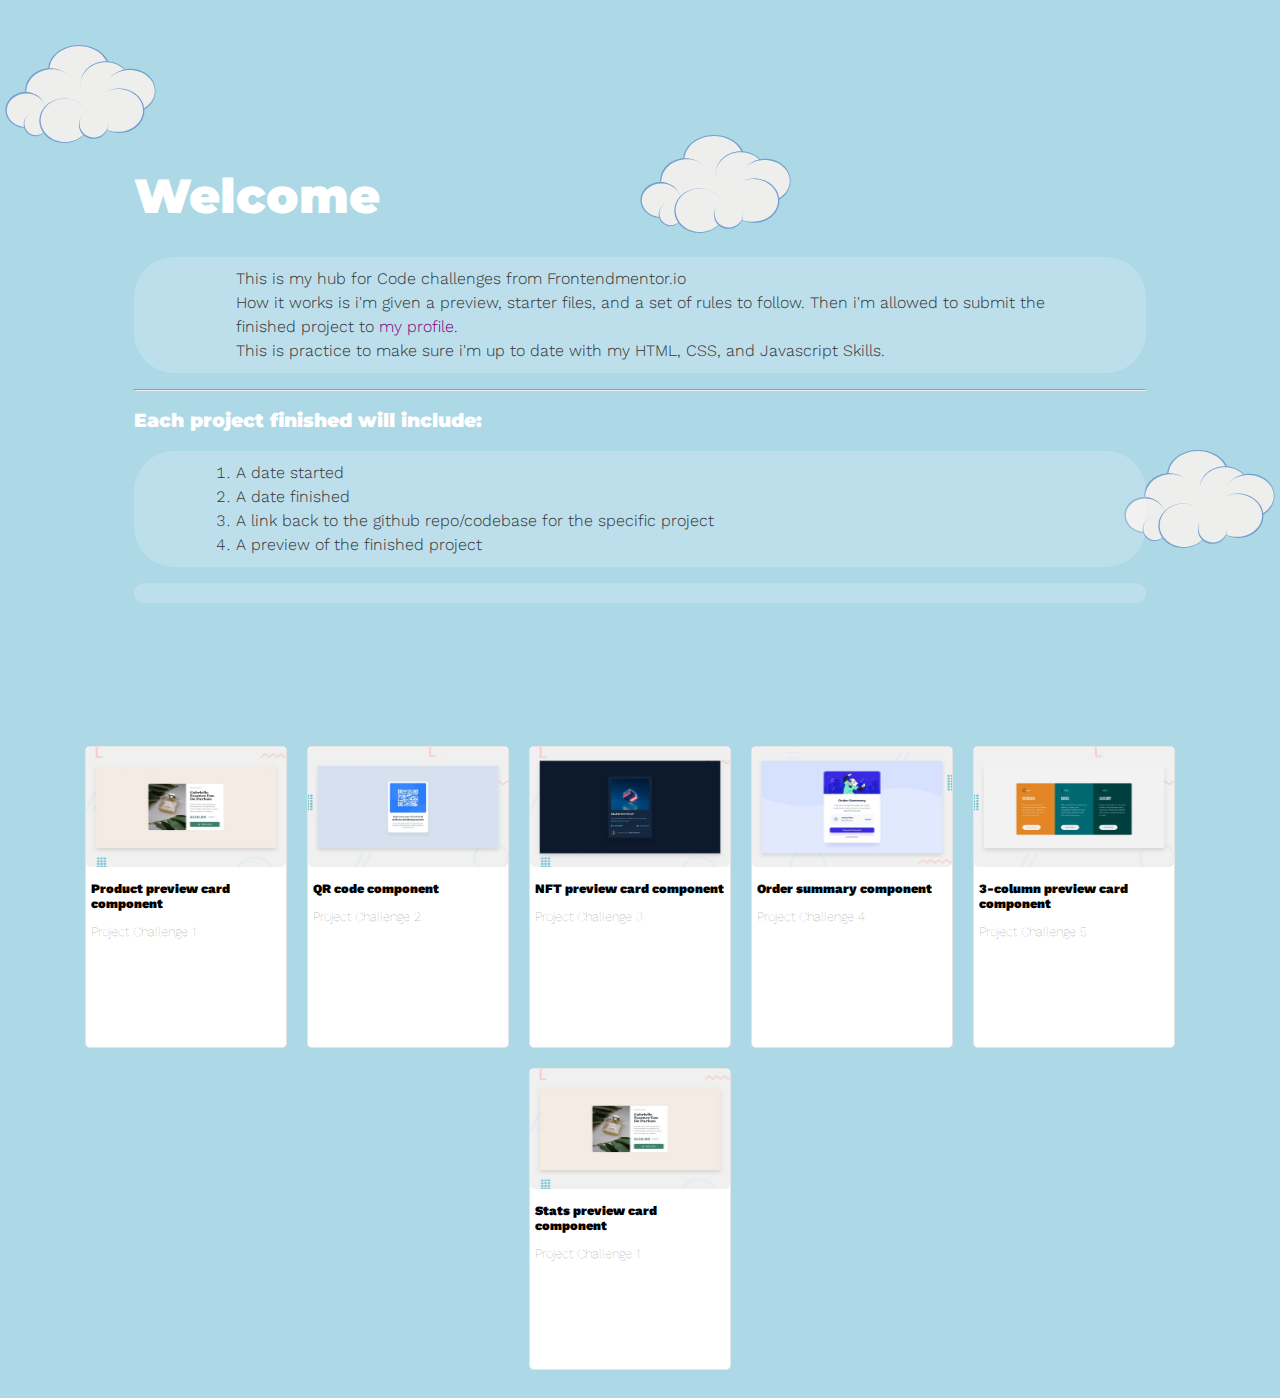
<file: index.html>
<!DOCTYPE html>
<html lang="en">
<head>
    <meta charset="UTF-8">
    <meta http-equiv="X-UA-Compatible" content="IE=edge">
    <meta name="viewport" content="width=device-width, initial-scale=1.0">
    <title>Frontend Mentor Code Challenges | The Loner Coder</title>

    <link href="https://fonts.googleapis.com/css?family=Montserrat:900|Work+Sans:300" rel="stylesheet">
    <link rel="stylesheet" href="/app.css">
</head>
<body>
    <header>
        <img src="./imgs/Cartoon_cloud.svg" alt="clouds" srcset="" id="cloud1" class="clouds">
        <img src="./imgs/Cartoon_cloud.svg" alt="clouds" srcset="" id="cloud2" class="clouds">
        <img src="./imgs/Cartoon_cloud.svg" alt="clouds" srcset="" id="cloud3" class="clouds">
        <h1 id="welcome">Welcome</h1>
        <p>This is my hub for Code challenges from Frontendmentor.io <br>
        How it works is i'm given a preview, starter files, and a set of rules to follow. Then i'm allowed to submit the finished project to <a href="https://www.frontendmentor.io/profile/TheLonerCoder" target="_blank">my profile.</a> <br>
        This is practice to make sure i'm up to date with my HTML, CSS, and Javascript Skills. </p>
            
            <hr/>
            
            <h3>
                Each project finished will include:
            </h3>

            <ol>
                <li>A date started</li>
                <li>A date finished</li>
                <li>A link back to the github repo/codebase for the specific project</li>
                <li>A preview of the finished project</li>
            </ol>
        </p>
    </header>

    <section id="cardSection">        
        <article>
            <a href="./product-preview-card-component-main/product-preview-card-component-main/index.html" target="_blank">
                <div class="projects">
                    <!-- <img src="https://placeimg.com/200/120/any"> -->
                    <img src="imgs/1.webp" class="previews">
                    <h2>Product preview card component</h2>
                    <h3>Project Challenge 1</h3>
                </div>
            </a>
        </article>
        <article>
            <a href="./qr-code-component-main/index.html" target="_blank">
                <div class="projects">
                    <img src="imgs/2.webp" class="previews">
                    <h2>QR code component</h2>
                    <h3>Project Challenge 2</h3>
                </div>
            </a>
        </article>
        <article>
            <a href="./nft-preview-card-component-main/nft-preview-card-component-main/index.html" target="_blank">
                <div class="projects">
                    <img src="imgs/3.webp" class="previews">
                    <h2>NFT preview card component</h2>
                    <h3>Project Challenge 3</h3>
                </div>
            </a>
        </article>
        <article>
            <a href="./order-summary-component-main/index.html" target="_blank">
                <div class="projects">
                    <img src="imgs/4.webp" class="previews">
                    <h2>Order summary component</h2>
                    <h3>Project Challenge 4</h3>
                </div>
            </a>
        </article>
        <article>
            <a href="./3-column-preview-card-component-main/index.html" target="_blank">
                <div class="projects">
                    <img src="imgs/5.webp" class="previews">
                    <h2>3-column preview card component</h2>
                    <h3>Project Challenge 5</h3>
                </div>
            </a>
        </article>
        <article>
            <a href="./stats-preview-card-component-main/index.html" target="_blank">
                <div class="projects">
                    <img src="imgs/1.webp" class="previews">
                    <h2>Stats preview card component</h2>
                    <h3>Project Challenge 1</h3>
                </div>
            </a>
        </article>
    </section>
</body>
</html>
</file>
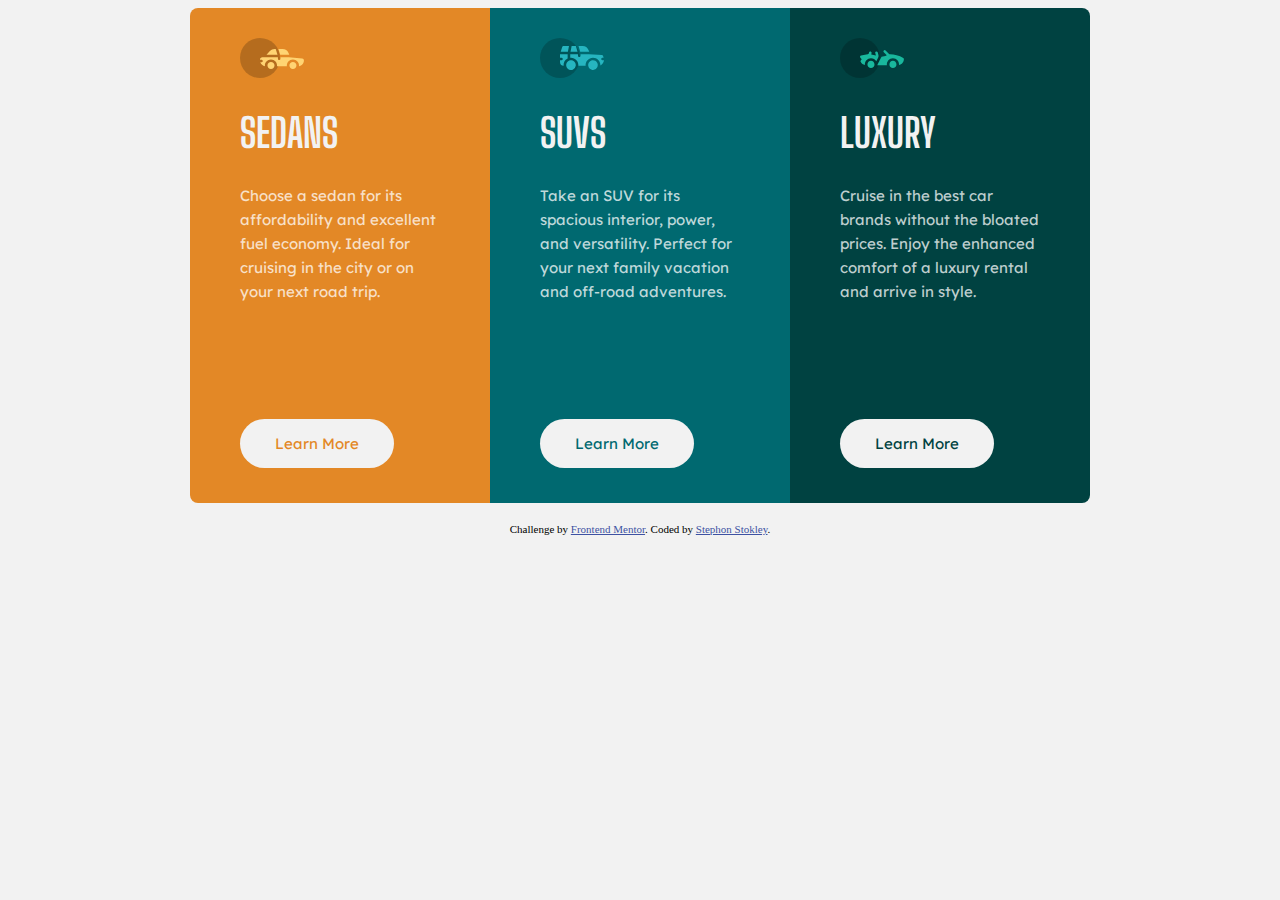
<file: 3-column-preview-card-component-main/index.html>
<!DOCTYPE html>
<html lang="en">
<head>
  <meta charset="UTF-8">
  <meta name="viewport" content="width=device-width, initial-scale=1.0"> <!-- displays site properly based on user's device -->

  <link rel="icon" type="image/png" sizes="32x32" href="./images/favicon-32x32.png">
  
  <title>Frontend Mentor | 3-column preview card component</title>

  <!-- Feel free to remove these styles or customise in your own stylesheet 👍 -->
  <link rel="stylesheet" href="style.css">

  <style>
    .attribution { font-size: 11px; text-align: center; }
    .attribution a { color: hsl(228, 45%, 44%); }
  </style>
</head>
<body>
  <div id="flexDiv">
    <div id="box1">
      <img src="./images/icon-sedans.svg" alt="sedans">
      <h1>
        Sedans
      </h1>
      <p>
        Choose a sedan for its affordability and excellent fuel economy. Ideal for cruising in the city or on your next road trip.
      </p>
      <button class="learnButton">Learn More</button>
    </div>

    <div id="box2">
      <img src="./images/icon-suvs.svg" alt="suvs">
      <h1>
        SUVs
      </h1>
      <p>
        Take an SUV for its spacious interior, power, and versatility. Perfect for your next family vacation and off-road adventures.
      </p>
      <button class="learnButton">Learn More</button>
    </div>

    <div id="box3">
      <img src="./images/icon-luxury.svg" alt="luxury">
      <h1>
        Luxury    
      </h1>
      <p>
        Cruise in the best car brands without the bloated prices. Enjoy the enhanced comfort of a luxury rental and arrive in style.      
      </p>
      <button class="learnButton">Learn More</button>
    </div>
  </div>
    
  <div class="attribution">
    Challenge by <a href="https://www.frontendmentor.io?ref=challenge" target="_blank">Frontend Mentor</a>. 
    Coded by <a href="#">Stephon Stokley</a>.
  </div>
</body>
</html>
</file>
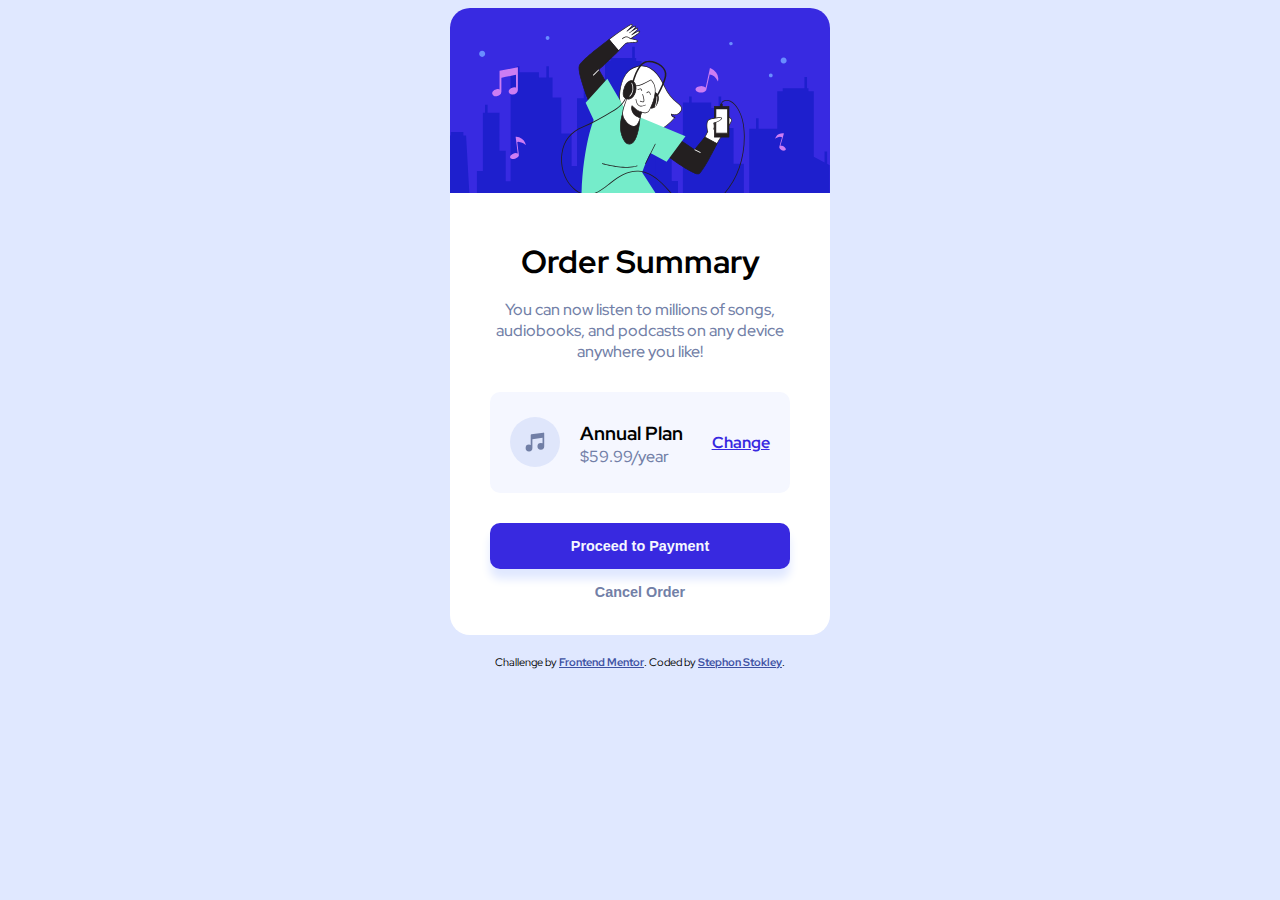
<file: order-summary-component-main/index.html>
<!DOCTYPE html>
<html lang="en">
<head>
  <meta charset="UTF-8">
  <meta name="viewport" content="width=device-width, initial-scale=1.0"> <!-- displays site properly based on user's device -->

  <link rel="icon" type="image/png" sizes="32x32" href="./images/favicon-32x32.png">
  
  <title>Frontend Mentor | Order summary card</title>

  <!-- Feel free to remove these styles or customise in your own stylesheet 👍 -->
  <link rel="stylesheet" href="style.css">


  <style>
    .attribution { font-size: 11px; text-align: center; }
    .attribution a { color: hsl(228, 45%, 44%); }
  </style>
</head>
<body>

  <div id="mainDiv">
    <img src="./images/illustration-hero.svg" alt="hero" id="hero">

    <div id="flexDiv">
      <h1 id="summary">
        Order Summary
      </h1>

      <p id="description">
        You can now listen to millions of songs, audiobooks, and podcasts on any 
        device anywhere you like!
      </p>

      <div id="planDiv">
        <div id="plan1">
          <img src="./images/icon-music.svg" alt="music">

          <div id="plan2">
            <h3>
              Annual Plan
            </h3>
            <p>
              $59.99/year
            </p>
          </div>
        </div>

        <a id="change">
          Change
        </a>
      </div>

      <button id="payment">
        Proceed to Payment    
      </button>
      <button id="cancel">
        Cancel Order
      </button>
    </div>
  </div>
  <div class="attribution">
    Challenge by <a href="https://www.frontendmentor.io?ref=challenge" target="_blank">Frontend Mentor</a>. 
    Coded by <a href="#">Stephon Stokley</a>.
  </div>
</body>
</html>
</file>
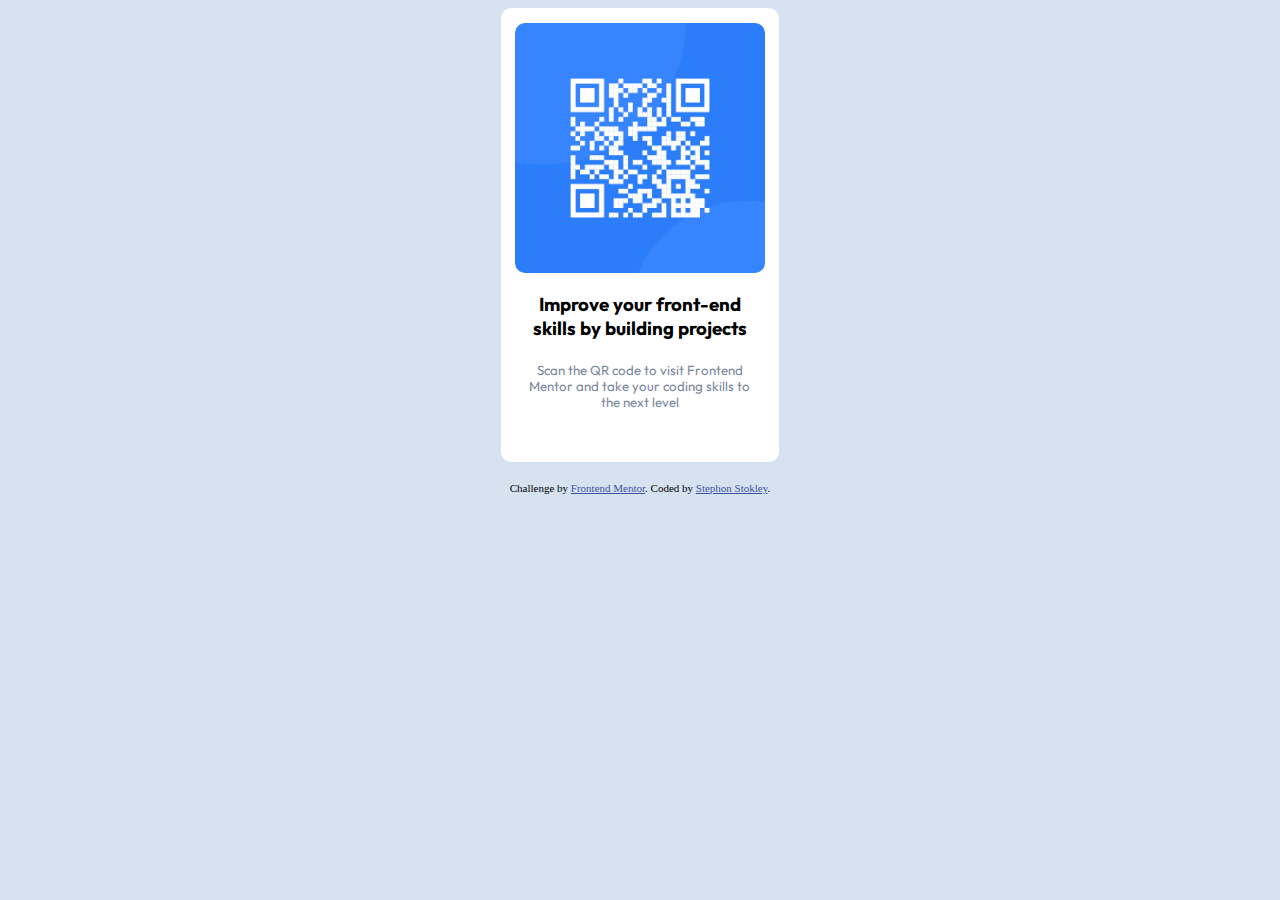
<file: qr-code-component-main/index.html>
<!DOCTYPE html>
<html lang="en">
<head>
  <meta charset="UTF-8">
  <meta name="viewport" content="width=device-width, initial-scale=1.0"> <!-- displays site properly based on user's device -->

  <link rel="icon" type="image/png" sizes="32x32" href="./images/favicon-32x32.png">
  
  <title>Frontend Mentor | QR code component</title>

  <!-- Feel free to remove these styles or customise in your own stylesheet 👍 -->
  <link rel="stylesheet" href="styles.css">

  <style>
    .attribution { font-size: 11px; text-align: center; }
    .attribution a { color: hsl(228, 45%, 44%); }
  </style>
</head>
<body>

  <div
  id="mainBox">
    <img src="./images/image-qr-code.png" alt="Qq_Code">

    <h3 id="para1">
      Improve your front-end <br> skills by building projects      
    </h3>
    <h5 id="para2">
      Scan the QR code to visit Frontend Mentor and take your coding skills to the next level
    </h5>
  </div>


  
  <div class="attribution">
    Challenge by <a href="https://www.frontendmentor.io?ref=challenge" target="_blank">Frontend Mentor</a>. 
    Coded by <a href="#">Stephon Stokley</a>.
  </div>
</body>
</html>
</file>
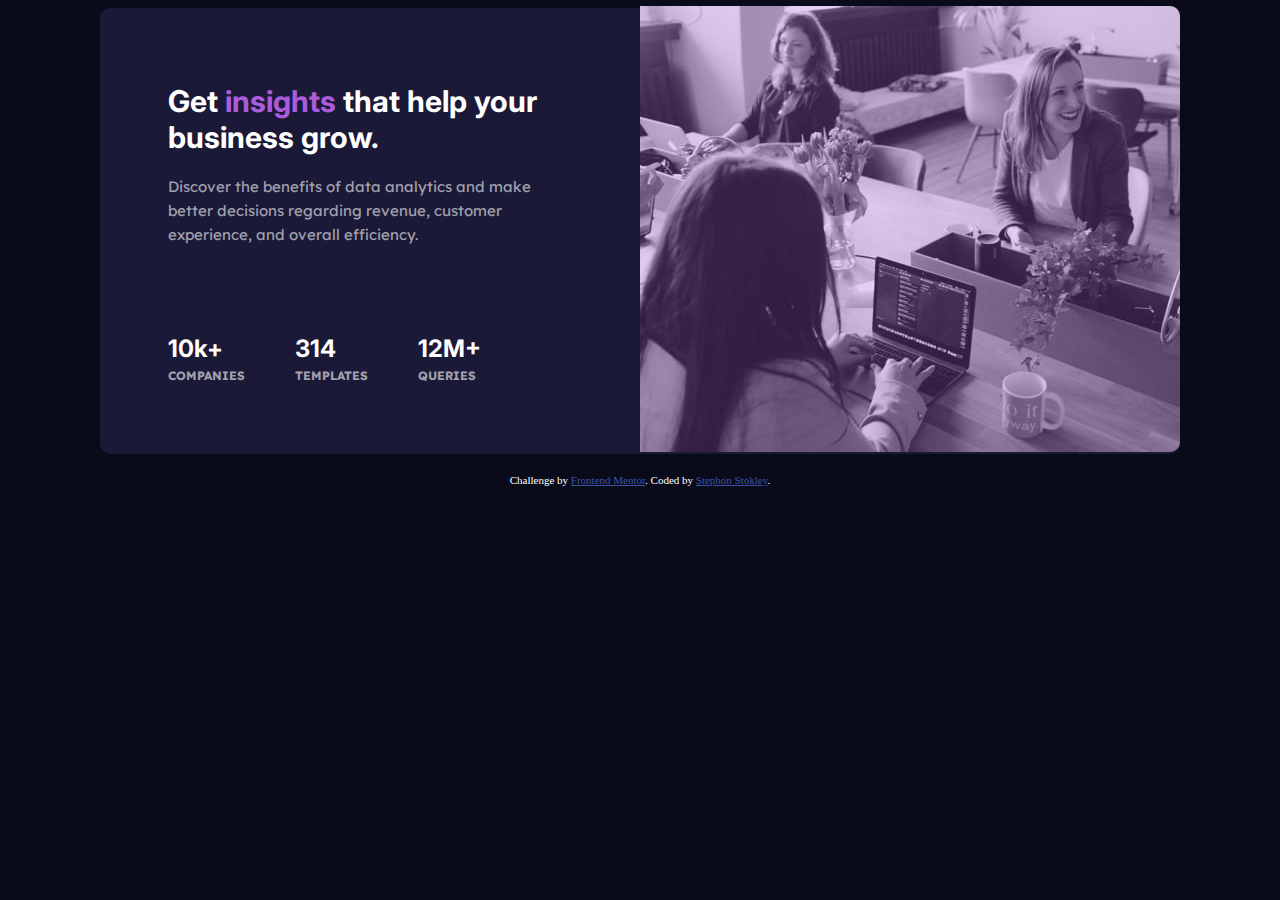
<file: stats-preview-card-component-main/index.html>
<!DOCTYPE html>
<html lang="en">
<head>
  <meta charset="UTF-8">
  <meta name="viewport" content="width=device-width, initial-scale=1.0"> <!-- displays site properly based on user's device -->

  <link rel="icon" type="image/png" sizes="32x32" href="./images/favicon-32x32.png">

  <link rel="preconnect" href="https://fonts.googleapis.com">
  <link rel="preconnect" href="https://fonts.gstatic.com" crossorigin>
  <link href="https://fonts.googleapis.com/css2?family=Inter:wght@400;700&family=Lexend+Deca&display=swap" rel="stylesheet">

  <link rel="stylesheet" href="styles.css">

  <title>Frontend Mentor | Stats preview card component</title>

  <!-- Feel free to remove these styles or customise in your own stylesheet 👍 -->
  <style>
    .attribution { font-size: 11px; text-align: center; }
    .attribution a { color: hsl(228, 45%, 44%); }
  </style>
</head>


<body>
  <section>
      <div id="infoSection">
        <div>
          <h1>
            Get <span id="hightlight">insights</span> that help your business grow.
          </h1>
          
          <p id="info">
            Discover the benefits of data analytics and make better decisions regarding revenue, customer 
            experience, and overall efficiency.
          </p>
        </div>
        
        <ul>
          <li>
            <h2>10k+</h2>
            <h4>companies</h4>
          </li>
          <li>
            <h2>314</h2>
            <h4>templates</h4>
          </li>
          <li>
            <h2>12M+</h2>
            <h4>queries</h4>
          </li>
        </ul>
    </div>
    
    <div id="imageDiv">
      <div id="overlay"></div>
      <img src="images/image-header-desktop.jpg" alt="">
    </div>
  </section>
  
  <div class="attribution">
    Challenge by <a href="https://www.frontendmentor.io?ref=challenge" target="_blank">Frontend Mentor</a>. 
    Coded by <a href="#">Stephon Stokley</a>.
  </div>
</body>
</html>
</file>
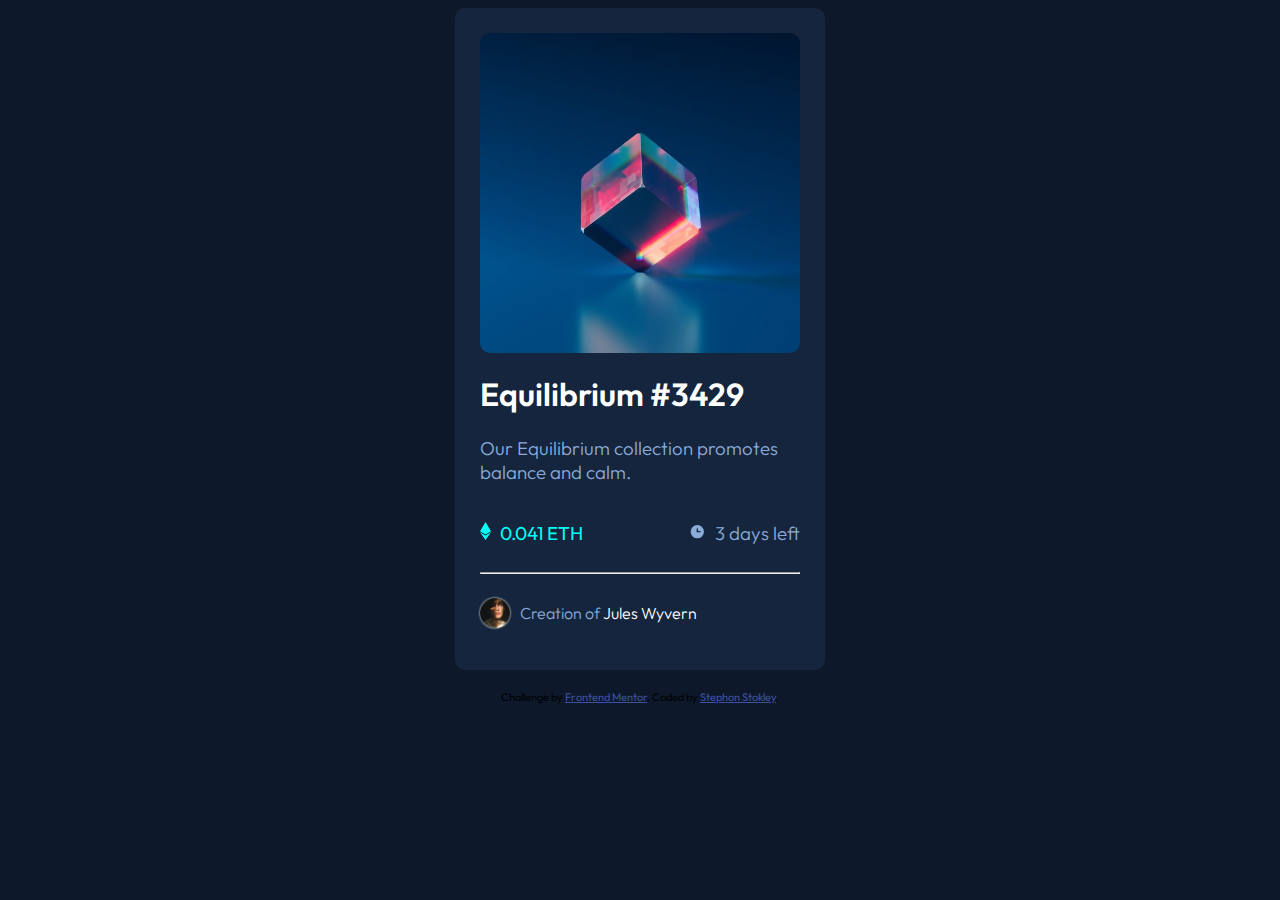
<file: nft-preview-card-component-main/nft-preview-card-component-main/index.html>
<!DOCTYPE html>
<html lang="en">
<head>
  <meta charset="UTF-8">
  <meta name="viewport" content="width=device-width, initial-scale=1.0"> <!-- displays site properly based on user's device -->

  <link rel="icon" type="image/png" sizes="32x32" href="./images/favicon-32x32.png">
  
  <title>Frontend Mentor | NFT preview card component</title>

  <!-- Feel free to remove these styles or customise in your own stylesheet 👍 -->
  <link rel="stylesheet" href="style.css">

  <style>
    .attribution { font-size: 11px; text-align: center; }
    .attribution a { color: hsl(228, 45%, 44%); }
  </style>
</head>
<body>

  <div id="card">

      <div id="imageDiv">
        <!-- <img src="./images/image-equilibrium.jpg" alt="mainImage" id="mainImage"> -->
        <div id="imageOverlay">
          <img src="./images/icon-view.svg" alt="view" id="view">
        </div>
      </div>

      <h1 class="light" id="title">
        Equilibrium #3429
      </h1>
    
      <h3 id="description">
        Our Equilibrium collection promotes balance and calm.
      </h3>
      

    <div id="midSection">
      <h3 class="light" id="price">
        <img src="./images/icon-ethereum.svg" alt="nftIcon" id="nftIcon" > 0.041 ETH
      </h3>

      <h3 id="time">
       <img src="./images/icon-clock.svg" alt="clock" id="clockIcon">  3 days left
      </h3>
    </div>
      
      <hr>

      <div id="bottomSection">
        <img src="./images/image-avatar.png" alt="avatar" id="avatar">
        <h4 id="bottomText">
          Creation of 
          <span>
            Jules Wyvern
          </span>
        </h4>
      </div>
  </div>

  <div class="attribution">
    Challenge by <a href="https://www.frontendmentor.io?ref=challenge" target="_blank">Frontend Mentor</a>. 
    Coded by <a href="#">Stephon Stokley</a>.
  </div>

  <!-- <img src="./images/icon-view.svg" alt=""> -->
</body>
</html>
</file>
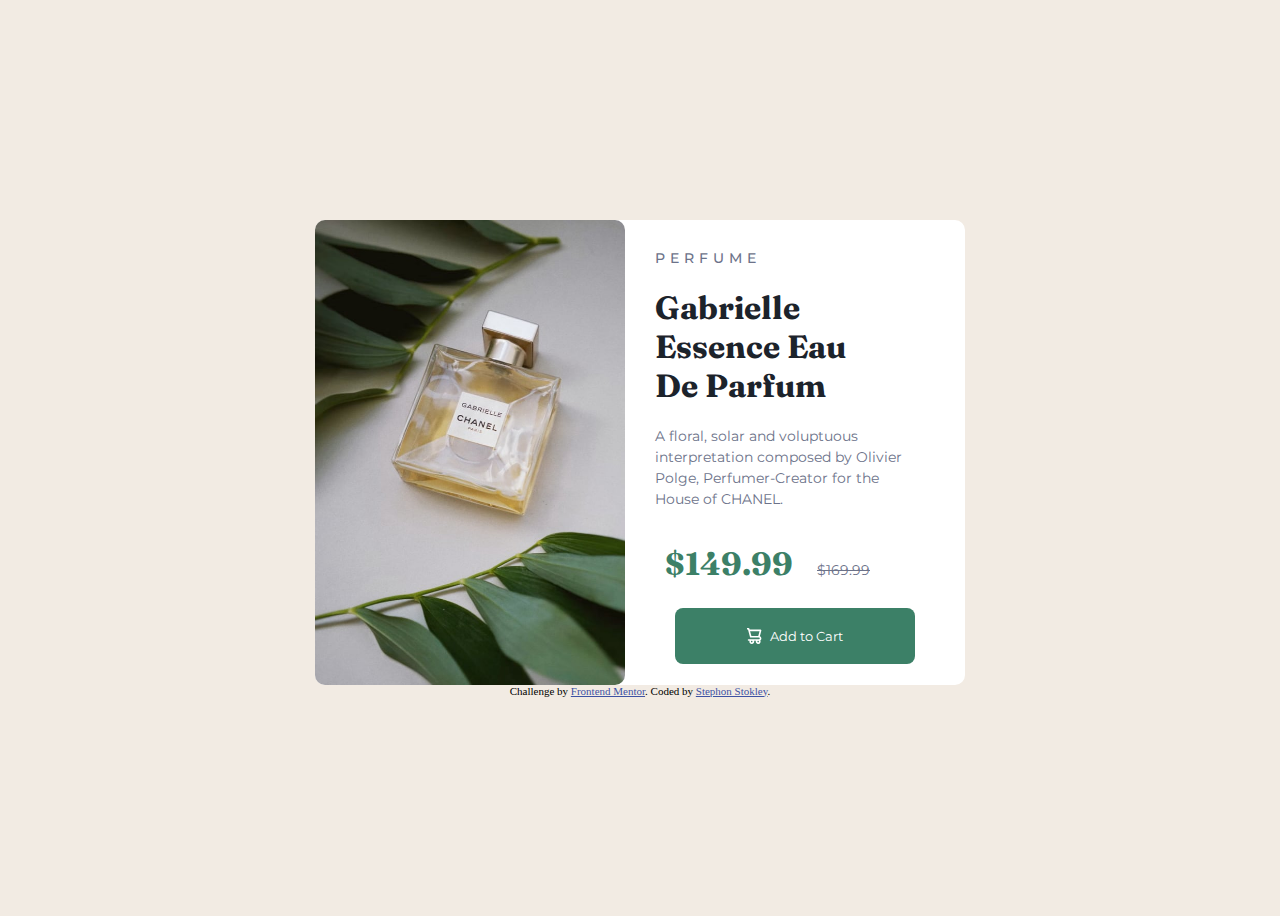
<file: product-preview-card-component-main/product-preview-card-component-main/index.html>
<!DOCTYPE html>
<html lang="en">
<head>
  <meta charset="UTF-8">
  <meta name="viewport" content="width=device-width, initial-scale=1.0"> <!-- displays site properly based on user's device -->


  <link rel="preconnect" href="https://fonts.googleapis.com">
<link rel="preconnect" href="https://fonts.gstatic.com" crossorigin>
<link href="https://fonts.googleapis.com/css2?family=Fraunces:opsz,wght@9..144,700&family=Montserrat:wght@500;700&display=swap" rel="stylesheet"> 
  <link rel="icon" type="image/png" sizes="32x32" href="./images/favicon-32x32.png">
  
  <title>Frontend Mentor | Product preview card component</title>

  <!-- Feel free to remove these styles or customise in your own stylesheet 👍 -->

  <link rel="stylesheet" href="./styles.css">

  <style>
    .attribution { font-size: 11px; text-align: center; }
    .attribution a { color: hsl(228, 45%, 44%); }
  </style>
</head>
<body>

  <div id="card">
    <img src="./images/image-product-desktop.jpg" alt="" srcset="" id="mainPic">

    <div id="contentDiv">

    <p id="perfume">Perfume</p>
    
    <h1 id="title">
      Gabrielle <br> Essence Eau <br> De Parfum
    </h1>
  
    <p id="bodyInfo">
      A floral, solar and voluptuous interpretation composed by Olivier Polge, 
      Perfumer-Creator for the House of CHANEL.
    </p>
  

    <h1 id="price1">
      $149.99
    </h1>
    <p id="price2">
      $169.99
    </p>
  
    <button>
      <img src="./images/icon-cart.svg" alt="cart" id="cart">
      <span>Add to Cart</span>
    </button>

    </div>
  </div>
  
  <div class="attribution">
    Challenge by <a href="https://www.frontendmentor.io?ref=challenge" target="_blank">Frontend Mentor</a>. 
    Coded by <a href="https://github.com/TheLonerCoder" target="_blank">Stephon Stokley</a>.
  </div>
</body>
</html>
</file>
<file: app.css>
@import"https://fonts.googleapis.com/css2?family=Montserrat:wght@900&family=Work+Sans:wght@300&display=swap";* a{text-decoration:none;color:purple}body{background-color:#add8e6;font-family:"Work Sans",sans-serif;font-weight:300}body h1,body h2,body h3,body h4,body h5,body h6{font-family:"Montserrat",sans-serif;font-weight:900;color:#fff}#welcome{color:#fff;font-size:3rem}header{padding:10%}header p,header ol{padding:10px 10%;background:rgba(255,255,255,.2);border-radius:40px;color:#333;line-height:1.5}#cardSection{width:100%;display:flex;flex-direction:row;flex-wrap:wrap;justify-content:center}.projects{background-color:#fff;color:#000;width:200px;max-width:50vw;min-width:50px;height:300px;margin-right:20px;margin-bottom:20px;border-radius:5px;border:rgba(0,0,0,.1) solid 1px}.projects:hover{transform:scale(1.2);border:#000 solid 2px;box-shadow:#000 5px 2px 10px}.projects img{border-radius:5px}.projects h2,.projects h3{color:#000;font-size:.8rem;padding:0px 5px;font-family:"Work Sans",sans-serif}.projects h3{font-weight:lighter;color:gray}.clouds{position:absolute;z-index:-1}#cloud1{top:5%;left:5px}#cloud2{top:50%;right:5px}#cloud3{top:15%;left:50%}.previews{height:120px;width:200px}
</file>
<file: 3-column-preview-card-component-main/style.css>
@import"https://fonts.googleapis.com/css2?family=Big+Shoulders+Display:wght@700&family=Lexend+Deca&display=swap";body{display:flex;flex-direction:column;justify-content:center;align-items:center;background-color:#f2f2f2}h1{color:#f2f2f2;font-family:"Big Shoulders Display",cursive;text-transform:uppercase;font-size:2.5rem}p{color:rgba(255,255,255,.75);font-family:"Lexend Deca",sans-serif;font-size:15px;line-height:1.5rem}#flexDiv{display:flex;flex-direction:row;flex-wrap:wrap;border-radius:8px;overflow:hidden;margin-bottom:20px}#flexDiv div{width:200px;padding:30px 50px}button{border:none;background-color:#f2f2f2;margin-top:100px;margin-bottom:5px;border-radius:30px;padding:15px 35px;font-size:15px;font-family:"Lexend Deca",sans-serif}button:hover{padding:12px 35px;cursor:pointer;background-color:rgba(0,0,0,0);border:#f2f2f2 2px solid;color:#f2f2f2 !important}#box1{background-color:#e38826}#box1 button{color:#e38826}#box2{background-color:#006970}#box2 button{color:#006970}#box3{background-color:#004241}#box3 button{color:#004241}
</file>
<file: order-summary-component-main/style.css>
@import"https://fonts.googleapis.com/css2?family=Red+Hat+Display:wght@500;700;900&display=swap";body{font-family:"Red Hat Display",sans-serif;background-color:#e0e8ff;display:flex;flex-direction:column;justify-content:center;align-items:center}#mainDiv{min-width:350px;width:30%;background-color:#fff;border-radius:20px;margin-bottom:20px;overflow:hidden}#flexDiv{display:flex;flex-direction:column;justify-content:center;padding:20px 40px}#hero{width:100%}#summary{font-weight:700;text-align:center;margin-bottom:0px}#description{font-weight:500;color:#7280a7;text-align:center;margin-bottom:0px}#planDiv{background-color:#f5f7ff;padding:10px 20px;border-radius:10px;margin-top:30px;margin-bottom:30px;display:flex;flex:row;justify-content:space-between;align-items:center}#planDiv img{width:50px;height:50px;margin-right:20px}#planDiv h3{margin-bottom:0px}#planDiv p{margin-top:0px;font-weight:500;color:#7280a7}#planDiv #plan1{display:flex;flex-direction:row;align-items:center}button,a{font-weight:700;border:none;cursor:pointer}#change{color:#3829e0;text-decoration:underline}#change:hover{color:rgba(56,41,224,.8);text-decoration:none}#cancel,#payment{width:100%;padding:15px 0;font-size:.9rem}#payment{color:#f5f7ff;background-color:#3829e0;border-radius:10px;box-shadow:0px 10px 10px #e0e8ff}#payment:hover{background-color:rgba(56,41,224,.8)}#cancel{color:#7280a7;background-color:rgba(245,247,255,0)}#cancel:hover{color:#000}
</file>
<file: qr-code-component-main/styles.css>
@import"https://fonts.googleapis.com/css2?family=Outfit:wght@400;700&display=swap";body{background-color:#d6e2f0;display:flex;flex-direction:column;justify-content:center;align-items:center}#mainBox{background-color:#fff;width:278.8px;border-radius:10px;padding-top:15px;margin-bottom:20px}#mainBox img{width:250px;border-radius:10px;display:block;margin-left:auto;margin-right:auto}#para1,#para2{font-family:"Outfit",sans-serif}#para1{font-weight:700;text-align:center;padding:0px 10px}#para2{font-weight:400;color:#7b879d;text-align:center;padding:0px 25px;padding-bottom:30px}
</file>
<file: stats-preview-card-component-main/styles.css>
body{background-color:#090b1a;color:#fff;display:flex;flex-direction:column;align-items:center;justify-content:center}h1{font-family:"Inter",sans-serif;font-weight:700;font-size:30px;padding:0}section{display:flex;flex-direction:row;align-items:center;justify-content:space-between;background-color:#1b1938;border-radius:10px;margin-bottom:20px;height:446px;width:1080px}section img{border-radius:0 10px 10px 0}#hightlight{color:#aa5cdb}#infoSection{padding:68px;width:540px;height:446px;display:flex;flex-direction:column;justify-content:space-evenly}#info{font-size:15px;font-family:"Lexend Deca",sans-serif;color:rgba(255,255,255,.6);line-height:1.5rem}ul{list-style:none;display:flex;flex-direction:row;justify-content:flex-start;padding:0}ul li{display:flex;flex-direction:column;margin-right:50px}ul li h2,ul li h4{padding:0;margin:0}ul li h2{font-family:"Inter",sans-serif;margin-bottom:5px}ul li h4{font-family:"Lexend Deca",sans-serif;text-transform:uppercase;color:rgba(255,255,255,.6);font-size:12px}#imageDiv #overlay{background-color:rgba(170,92,219,.3);height:446px;width:540px;position:absolute;border-radius:0 10px 10px 0}
</file>
<file: nft-preview-card-component-main/nft-preview-card-component-main/style.css>
@import"https://fonts.googleapis.com/css2?family=Outfit:wght@300;400;600&display=swap";body{background-color:#0d192b;font-family:"Outfit",sans-serif;display:flex;flex-direction:column;justify-content:center;align-items:center}#card{background-color:#14253d;width:320px;padding:25px 25px;border-radius:10px;margin-bottom:20px}#title{color:#fff;font-weight:600}#title:hover{color:#00fff7;cursor:pointer}#clockIcon{margin-right:5px}#nftIcon{margin-right:5px}#description,#time,#bottomText{color:#8bacda;font-weight:300}#description span,#time span,#bottomText span{color:#fff}#description span:hover,#time span:hover,#bottomText span:hover{color:#00fff7;cursor:pointer}#price{color:#00fff7;font-weight:400}hr{color:#2f415b}#avatar{filter:drop-shadow(0px 0px 1px white);width:30px;height:30px;margin-right:10px}#imageDiv{width:100%;height:320px;background-size:contain;background-repeat:no-repeat;background-position:center;background-image:url("./images/image-equilibrium.jpg");border-radius:10px}#imageDiv:hover{cursor:pointer}#imageDiv:hover #imageOverlay{visibility:visible}#imageDiv #imageOverlay{visibility:hidden;width:100%;height:100%;background-color:rgba(0,255,247,.5);border-radius:10px;display:flex;flex-direction:row;align-items:center;justify-content:center}#imageDiv #mainImage{width:100%;border-radius:10px}#imageDiv #mainImage:hover{content:url("./images/image-equilibrium.jpg");box-shadow:inset 0 0 0 50vw #00fff7;cursor:pointer;background-blend-mode:overlay}#midSection{display:flex;flex-direction:row;justify-content:space-between;align-items:baseline}#bottomSection{display:flex;flex-direction:row;justify-content:flex-start;align-items:center}
</file>
<file: product-preview-card-component-main/product-preview-card-component-main/styles.css>
body{background-color:#f2ebe3;display:flex;flex-direction:column;justify-content:center;align-items:center;height:100vh}#card{background-color:#fff;width:650px;border-radius:10px;display:flex;flex-direction:row;justify-content:space-evenly;flex-wrap:wrap}button{background-color:#3c8067;color:#fff;border:none;width:80%;padding:20px 40px;border-radius:8px;font-family:"Montserrat",sans-serif;margin-top:5px;margin-left:10%;display:flex;flex-direction:row;justify-content:center}button:hover{background-color:#2c5e4b;cursor:pointer}button #cart{margin-right:8px}#mainPic{width:310px;border-radius:10px}#price1{color:#3c8067;display:inline-block;margin:20px}#price2{text-decoration:line-through;display:inline-block}#contentDiv{padding:5px 20px;width:300px}p{font-size:14px;font-family:"Montserrat",sans-serif;color:#6c7289}h1{font-family:"Fraunces",serif;color:#1c232b}#perfume{font-family:"Montserrat",sans-serif;font-weight:500;text-transform:uppercase;letter-spacing:5px;color:#6c7289;padding-top:10px;padding-left:10px}#bodyInfo{padding:0 20px 0 10px;line-height:1.5;text-align:left}#title{padding-left:10px}
</file>
